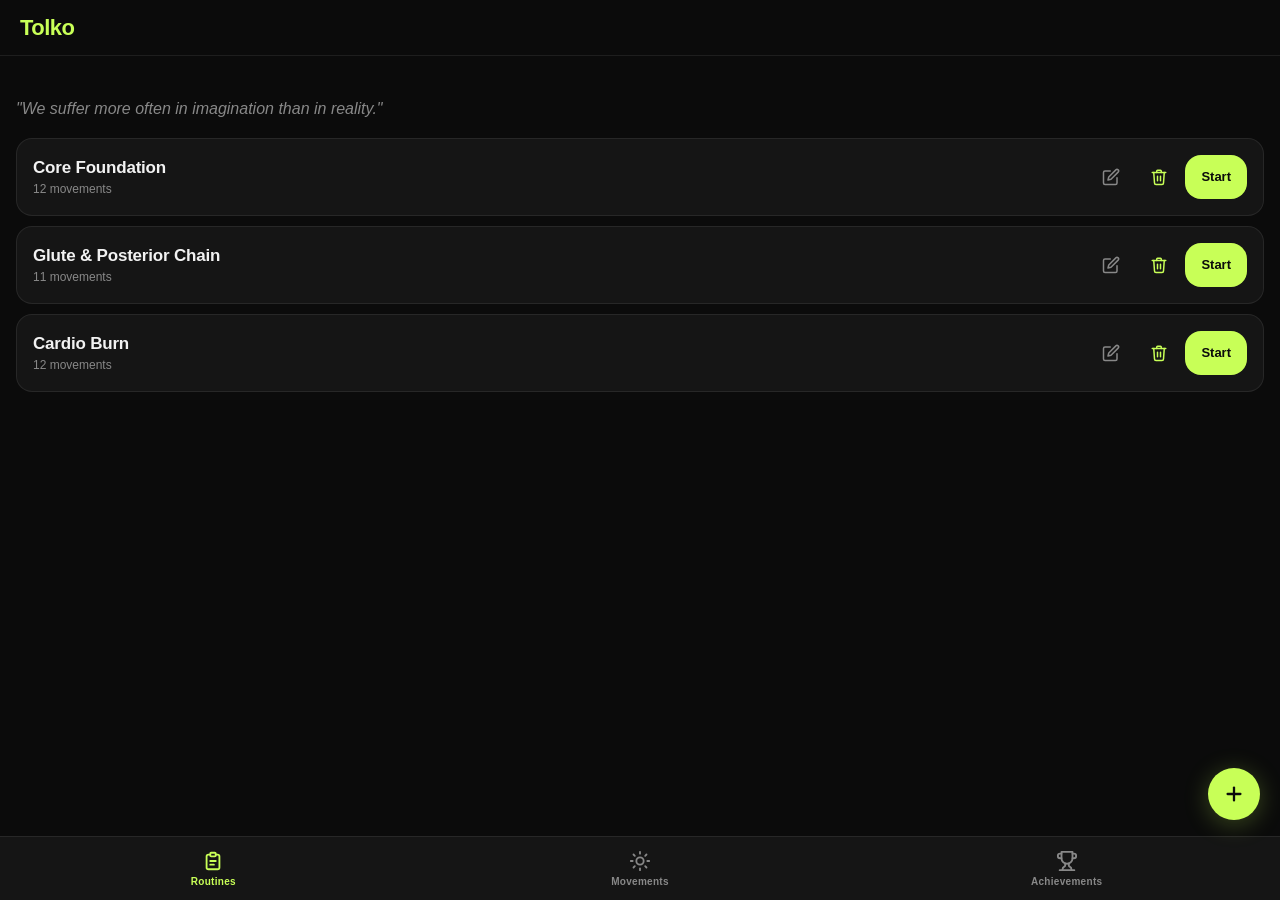
<file: index.html>
<!DOCTYPE html>
<html lang="en">
<head>
  <meta charset="UTF-8" />
  <meta name="viewport" content="width=device-width, initial-scale=1, minimum-scale=1, maximum-scale=1, user-scalable=no, viewport-fit=cover" />
  <title>Tolko Workout</title>
  <meta name="apple-mobile-web-app-capable" content="yes" />
  <meta name="apple-mobile-web-app-status-bar-style" content="black-translucent" />
  <meta name="apple-mobile-web-app-title" content="Tolko" />
  <meta name="theme-color" content="#0b0b0b" />
  <style>body { background: #0b0b0b; }</style>
  <link rel="manifest" href="manifest.json" />
  <link rel="apple-touch-icon" href="icons/icon-192.png" />
  <link rel="stylesheet" href="style.css" />
  <link rel="stylesheet" href="animations/movements.css" />
</head>
<body>
  <div id="app">

    <header id="header">
      <h1>Tolko</h1>
    </header>

    <main id="main">

      <section class="screen" data-screen="routines">
        <div id="daily-quote-card" class="daily-quote-card"></div>
        <div id="routine-list"></div>
      </section>

      <section class="screen" data-screen="library">
        <div id="library-list"></div>
      </section>

      <section class="screen" data-screen="achievements">
        <div id="achievements-list"></div>
      </section>

    </main>

    <nav id="nav">
      <button class="nav-item" data-nav="routines" aria-label="Routines">
        <svg viewBox="0 0 24 24"><path d="M9 5H7a2 2 0 0 0-2 2v12a2 2 0 0 0 2 2h10a2 2 0 0 0 2-2V7a2 2 0 0 0-2-2h-2"/><rect x="9" y="3" width="6" height="4" rx="1"/><path d="M9 12h6M9 16h4"/></svg>
        Routines
      </button>
      <button class="nav-item" data-nav="library" aria-label="Movements">
        <svg viewBox="0 0 24 24"><circle cx="12" cy="12" r="4"/><path d="M12 2v2M12 20v2M4.93 4.93l1.41 1.41M17.66 17.66l1.41 1.41M2 12h2M20 12h2M4.93 19.07l1.41-1.41M17.66 6.34l1.41-1.41"/></svg>
        Movements
      </button>
      <button class="nav-item" data-nav="achievements" aria-label="Achievements">
        <svg viewBox="0 0 24 24"><path d="M6 9H4.5a2.5 2.5 0 0 1 0-5H6"/><path d="M18 9h1.5a2.5 2.5 0 0 0 0-5H18"/><path d="M4 22h16"/><path d="M10 14.66V17c0 .55-.47.98-.97 1.21C7.85 18.75 7 20.24 7 22"/><path d="M14 14.66V17c0 .55.47.98.97 1.21C16.15 18.75 17 20.24 17 22"/><path d="M18 2H6v7a6 6 0 0 0 12 0V2z"/></svg>
        Achievements
      </button>
    </nav>

  </div>

  <!-- FAB: create new routine, visible on Routines screen only -->
  <button id="fab" onclick="openRoutineBuilder(null)" aria-label="New routine">
    <svg viewBox="0 0 24 24" fill="none" stroke="currentColor" stroke-width="2.5" stroke-linecap="round">
      <line x1="12" y1="5" x2="12" y2="19"/><line x1="5" y1="12" x2="19" y2="12"/>
    </svg>
  </button>

  <!-- Milestone celebration overlay -->
  <div id="milestone-overlay" role="dialog" aria-modal="true">
    <div class="milestone-badge" id="milestone-emoji"></div>
    <p class="milestone-label">Milestone Unlocked</p>
    <h2 class="milestone-title" id="milestone-title"></h2>
    <p class="milestone-desc"  id="milestone-desc"></p>
    <p class="milestone-theme-pill" id="milestone-theme"></p>
    <button class="btn btn-primary" onclick="closeMilestone()">Let's go!</button>
  </div>

  <!-- Movement detail overlay -->
  <div id="movement-detail" class="overlay" role="dialog" aria-modal="true">
    <div class="overlay-header">
      <button class="overlay-close" onclick="closeMovementDetail()" aria-label="Close">
        <svg viewBox="0 0 24 24"><line x1="18" y1="6" x2="6" y2="18"/><line x1="6" y1="6" x2="18" y2="18"/></svg>
      </button>
      <h2 class="detail-title"></h2>
      <span></span>
    </div>
    <div class="detail-anim-wrap">
      <div class="detail-anim"></div>
    </div>
    <p class="detail-meta"></p>
    <div class="detail-tags"></div>
    <p class="detail-desc"></p>
  </div>

  <!-- Routine builder overlay -->
  <div id="routine-builder" class="overlay" role="dialog" aria-modal="true">
    <div class="overlay-header">
      <button class="overlay-close" onclick="closeRoutineBuilder()" aria-label="Close">
        <svg viewBox="0 0 24 24"><line x1="18" y1="6" x2="6" y2="18"/><line x1="6" y1="6" x2="18" y2="18"/></svg>
      </button>
      <h2 id="builder-title">New Routine</h2>
      <button class="overlay-action" onclick="saveCurrentRoutine()">Save</button>
    </div>
    <div class="overlay-scroll">
      <input id="routine-name-input" class="routine-name-input"
             type="text" placeholder="Routine name" maxlength="40" />
      <div id="builder-movements"></div>
      <button class="btn btn-ghost btn-full" onclick="openMovementPicker()">+ Add movement</button>
    </div>
  </div>

  <!-- Movement picker: sits on top of builder -->
  <div id="movement-picker" class="overlay overlay-top" role="dialog" aria-modal="true">
    <div class="overlay-header">
      <button class="overlay-close" onclick="closeMovementPicker()" aria-label="Close">
        <svg viewBox="0 0 24 24"><line x1="18" y1="6" x2="6" y2="18"/><line x1="6" y1="6" x2="18" y2="18"/></svg>
      </button>
      <h2>Add Movement</h2>
      <span></span>
    </div>
    <div class="overlay-scroll" id="picker-list"></div>
  </div>

  <!-- Workout player overlay -->
  <div id="workout-player" class="overlay overlay-player" role="dialog" aria-modal="true">

    <!-- Playing view -->
    <div id="player-view">
      <div class="player-topbar">
        <button class="overlay-close" onclick="stopWorkout()" aria-label="Exit workout">
          <svg viewBox="0 0 24 24"><line x1="18" y1="6" x2="6" y2="18"/><line x1="6" y1="6" x2="18" y2="18"/></svg>
        </button>
        <p id="player-progress-text"></p>
        <span></span>
      </div>
      <div class="player-body">
        <div class="player-anim-wrap">
          <div id="player-anim"></div>
        </div>
        <div class="player-info">
          <h2 id="player-movement-name"></h2>
          <p id="player-rep-text"></p>
        </div>
        <div class="player-timer-wrap">
          <svg class="timer-svg" viewBox="0 0 120 120">
            <circle class="timer-track" cx="60" cy="60" r="50"/>
            <circle id="timer-ring"  class="timer-ring"  cx="60" cy="60" r="50"/>
          </svg>
          <span id="timer-digits"></span>
        </div>
      </div>
      <div class="player-footer">
        <button id="pause-btn" class="btn btn-ghost" onclick="togglePause()">Pause</button>
        <button class="btn btn-ghost" onclick="skipMovement()">Skip</button>
      </div>
    </div>

    <!-- Completion view -->
    <div id="complete-view">
      <div class="complete-body">
        <div class="complete-check">
          <svg viewBox="0 0 24 24" fill="none" stroke="currentColor" stroke-width="2.5" stroke-linecap="round" stroke-linejoin="round">
            <polyline points="20 6 9 17 4 12"/>
          </svg>
        </div>
        <h2 class="complete-title">Workout done!</h2>
        <p id="complete-routine-name"></p>
        <p id="complete-total"></p>
        <button class="btn btn-primary" onclick="stopWorkout()">Done</button>
      </div>
    </div>

  </div>

  <script src="data/movements.js"></script>
  <script src="data/quotes.js"></script>
  <script src="app.js"></script>
</body>
</html>
</file>
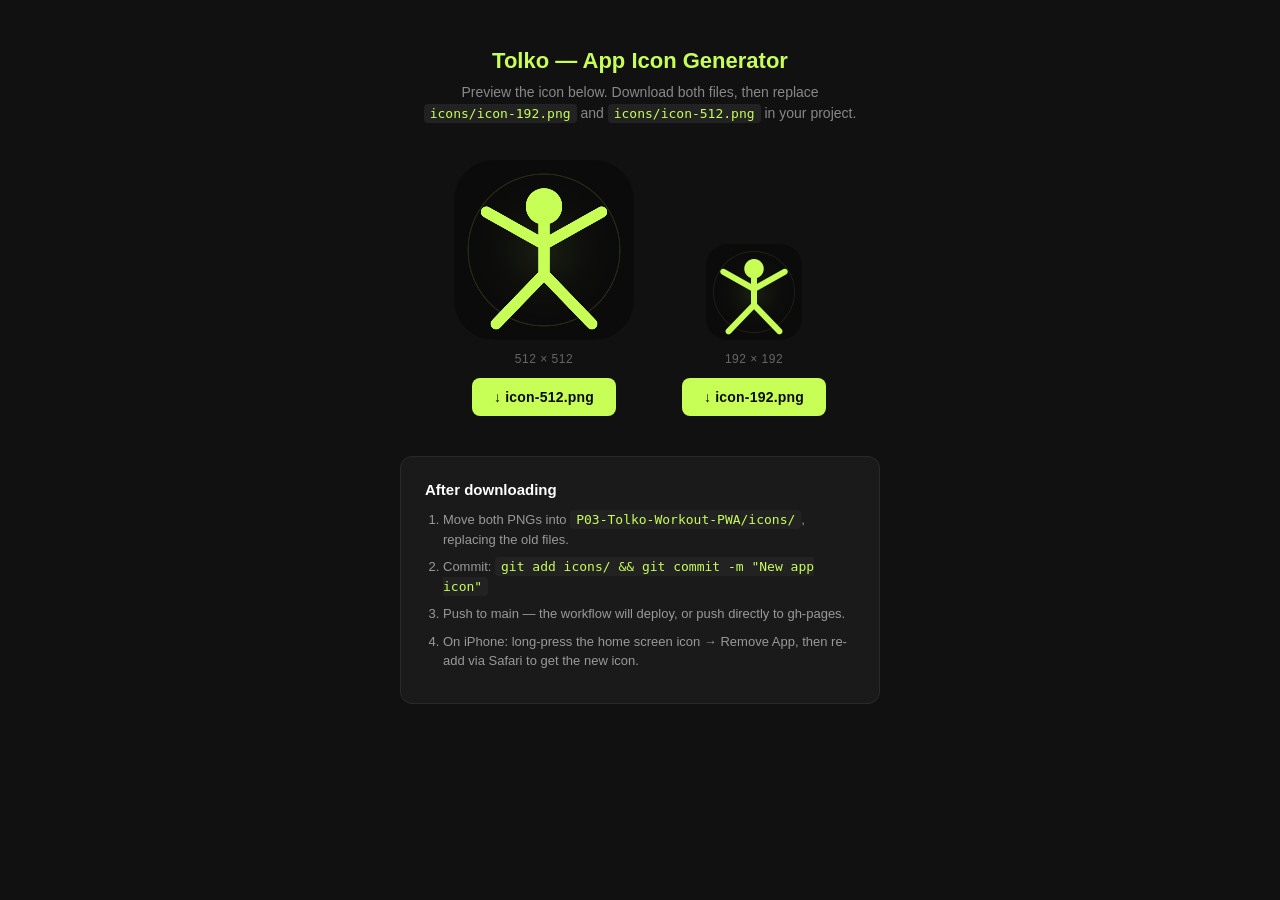
<file: doc/generate-icons.html>
<!DOCTYPE html>
<html lang="en">
<head>
<meta charset="UTF-8">
<title>Tolko — Icon Generator</title>
<style>
  *, *::before, *::after { box-sizing: border-box; margin: 0; padding: 0; }
  body {
    background: #111;
    color: #ccc;
    font-family: -apple-system, BlinkMacSystemFont, 'Segoe UI', sans-serif;
    padding: 48px 32px;
    text-align: center;
  }
  h1 { color: #c8ff57; font-size: 22px; margin-bottom: 8px; }
  p  { color: #888; font-size: 14px; margin-bottom: 36px; line-height: 1.5; }
  code { background: #222; padding: 2px 6px; border-radius: 4px; font-size: 13px; color: #c8ff57; }
  .preview {
    display: flex;
    align-items: flex-end;
    justify-content: center;
    gap: 48px;
    flex-wrap: wrap;
    margin-bottom: 40px;
  }
  .icon-wrap { display: flex; flex-direction: column; align-items: center; gap: 12px; }
  canvas { border-radius: 22.5%; display: block; }
  .label { font-size: 12px; color: #666; letter-spacing: 0.5px; text-transform: uppercase; }
  .btn {
    background: #c8ff57;
    color: #0b0b0b;
    border: none;
    padding: 11px 22px;
    border-radius: 8px;
    font-size: 14px;
    font-weight: 700;
    cursor: pointer;
    letter-spacing: 0.2px;
  }
  .btn:hover { background: #d8ff77; }
  .instructions {
    background: #1a1a1a;
    border: 1px solid #2a2a2a;
    border-radius: 12px;
    padding: 24px;
    max-width: 480px;
    margin: 0 auto;
    text-align: left;
  }
  .instructions h2 { color: #fff; font-size: 15px; margin-bottom: 12px; }
  .instructions ol { padding-left: 18px; }
  .instructions li { font-size: 13px; color: #999; margin-bottom: 8px; line-height: 1.5; }
  .instructions li code { color: #c8ff57; }
</style>
</head>
<body>

<h1>Tolko — App Icon Generator</h1>
<p>Preview the icon below. Download both files, then replace<br>
<code>icons/icon-192.png</code> and <code>icons/icon-512.png</code> in your project.</p>

<div class="preview">
  <div class="icon-wrap">
    <canvas id="c512" width="512" height="512" style="width:180px;height:180px;"></canvas>
    <div class="label">512 × 512</div>
    <button class="btn" onclick="dl('c512','icon-512.png')">↓ icon-512.png</button>
  </div>
  <div class="icon-wrap">
    <canvas id="c192" width="192" height="192" style="width:96px;height:96px;"></canvas>
    <div class="label">192 × 192</div>
    <button class="btn" onclick="dl('c192','icon-192.png')">↓ icon-192.png</button>
  </div>
</div>

<div class="instructions">
  <h2>After downloading</h2>
  <ol>
    <li>Move both PNGs into <code>P03-Tolko-Workout-PWA/icons/</code>, replacing the old files.</li>
    <li>Commit: <code>git add icons/ && git commit -m "New app icon"</code></li>
    <li>Push to main — the workflow will deploy, or push directly to gh-pages.</li>
    <li>On iPhone: long-press the home screen icon → Remove App, then re-add via Safari to get the new icon.</li>
  </ol>
</div>

<script>
function drawIcon(canvas, size) {
  const ctx = canvas.getContext('2d');
  const s   = size / 512;
  const cx  = size / 2;

  // ── Background ──────────────────────────────────────────────────────────
  ctx.fillStyle = '#0b0b0b';
  ctx.fillRect(0, 0, size, size);

  // Subtle radial glow behind figure
  const glow = ctx.createRadialGradient(cx, cx, 0, cx, cx, size * 0.46);
  glow.addColorStop(0, 'rgba(200,255,87,0.09)');
  glow.addColorStop(1, 'rgba(0,0,0,0)');
  ctx.fillStyle = glow;
  ctx.fillRect(0, 0, size, size);

  // Thin accent ring
  ctx.strokeStyle = 'rgba(200,255,87,0.13)';
  ctx.lineWidth = 3.5 * s;
  ctx.beginPath();
  ctx.arc(cx, cx, 216 * s, 0, Math.PI * 2);
  ctx.stroke();

  // ── Figure ──────────────────────────────────────────────────────────────
  ctx.lineCap    = 'round';
  ctx.lineJoin   = 'round';
  ctx.strokeStyle = '#c8ff57';
  ctx.fillStyle   = '#c8ff57';
  ctx.lineWidth   = 32 * s;

  // Head
  ctx.beginPath();
  ctx.arc(cx, 132 * s, 52 * s, 0, Math.PI * 2);
  ctx.fill();

  // Torso (neck to hip)
  ctx.beginPath();
  ctx.moveTo(cx, 184 * s);
  ctx.lineTo(cx, 325 * s);
  ctx.stroke();

  // Arms — from shoulder joint up and outward (V shape overhead)
  const shoulderY = 240 * s;
  // Left arm
  ctx.beginPath();
  ctx.moveTo(cx, shoulderY);
  ctx.lineTo(cx - 164 * s, 148 * s);
  ctx.stroke();
  // Right arm
  ctx.beginPath();
  ctx.moveTo(cx, shoulderY);
  ctx.lineTo(cx + 164 * s, 148 * s);
  ctx.stroke();

  // Legs — spread at bottom
  const hipY = 325 * s;
  // Left leg
  ctx.beginPath();
  ctx.moveTo(cx, hipY);
  ctx.lineTo(cx - 136 * s, 466 * s);
  ctx.stroke();
  // Right leg
  ctx.beginPath();
  ctx.moveTo(cx, hipY);
  ctx.lineTo(cx + 136 * s, 466 * s);
  ctx.stroke();

  // Joint dots (shoulder, hip) for the polished look from the library figures
  ctx.lineWidth = 1;
  const dotR = 16 * s;
  [[cx, shoulderY], [cx, hipY]].forEach(([x, y]) => {
    ctx.beginPath();
    ctx.arc(x, y, dotR, 0, Math.PI * 2);
    ctx.fill();
  });
}

drawIcon(document.getElementById('c512'), 512);
drawIcon(document.getElementById('c192'), 192);

function dl(id, filename) {
  const a = document.createElement('a');
  a.download = filename;
  a.href = document.getElementById(id).toDataURL('image/png');
  a.click();
}
</script>
</body>
</html>
</file>
<file: style.css>
/* ── Theme variables ─────────────────────────────────────────────────────── */
:root {
  --bg:          #0b0b0b;
  --bg-surface:  #151515;
  --bg-card:     #1e1e1e;
  --accent:      #c8ff57;
  --accent-soft: #a8df37;
  --accent-fg:   #0b0b0b;
  --text:        #f2f2f2;
  --text-muted:  #888;
  --border:      rgba(255,255,255,0.08);
  --radius:      16px;
  --nav-h:       64px;
  --header-h:    56px;
  --font:        -apple-system, BlinkMacSystemFont, 'Segoe UI', sans-serif;
  --transition:  0.2s ease;
}

/* ── Milestone themes — accent shifts only, base stays dark ──────────────── */
[data-theme="ember"]  { --accent: #ff6b35; --accent-soft: #e0501a; --accent-fg: #fff; }
[data-theme="ocean"]  { --accent: #00d4ff; --accent-soft: #00aacc; --accent-fg: #0b0b0b; }
[data-theme="forest"] { --accent: #00ff94; --accent-soft: #00cc76; --accent-fg: #0b0b0b; }
[data-theme="violet"] { --accent: #bf5fff; --accent-soft: #9933ee; --accent-fg: #fff; }
[data-theme="rose"]   { --accent: #ff3d9a; --accent-soft: #dd1e7a; --accent-fg: #fff; }
[data-theme="gold"]   { --accent: #ffcc00; --accent-soft: #ddaa00; --accent-fg: #0b0b0b; }

/* ── Reset ───────────────────────────────────────────────────────────────── */
*, *::before, *::after { box-sizing: border-box; margin: 0; padding: 0; }
html { height: 100%; -webkit-text-size-adjust: 100%; overscroll-behavior: none; }
body {
  height: 100%;
  font-family: var(--font);
  background: var(--bg);
  color: var(--text);
  overscroll-behavior: none;
  -webkit-tap-highlight-color: transparent;
}

/* ── App shell ───────────────────────────────────────────────────────────── */
#app {
  display: flex;
  flex-direction: column;
  height: 100dvh;
}

/* ── Header ──────────────────────────────────────────────────────────────── */
#header {
  flex-shrink: 0;
  height: calc(var(--header-h) + env(safe-area-inset-top));
  padding-top: env(safe-area-inset-top);
  display: flex;
  align-items: center;
  padding-left: 20px;
  padding-right: 20px;
  background: var(--bg);
  border-bottom: 1px solid var(--border);
}
#header h1 {
  font-size: 22px;
  font-weight: 800;
  letter-spacing: -0.5px;
  color: var(--accent);
}

/* ── Main content ────────────────────────────────────────────────────────── */
#main {
  flex: 1;
  overflow-y: auto;
  -webkit-overflow-scrolling: touch;
  padding: 20px 16px;
}

/* ── Bottom nav ──────────────────────────────────────────────────────────── */
#nav {
  flex-shrink: 0;
  height: var(--nav-h);
  display: flex;
  background: var(--bg-surface);
  border-top: 1px solid var(--border);
  padding-bottom: env(safe-area-inset-bottom);
}
.nav-item {
  flex: 1;
  display: flex;
  flex-direction: column;
  align-items: center;
  justify-content: center;
  gap: 4px;
  background: none;
  border: none;
  color: var(--text-muted);
  font-size: 10px;
  font-weight: 600;
  letter-spacing: 0.3px;
  font-family: var(--font);
  cursor: pointer;
  transition: color var(--transition);
  min-height: 44px;
}
.nav-item.active { color: var(--accent); }
.nav-item svg {
  width: 22px; height: 22px;
  stroke: currentColor; fill: none;
  stroke-width: 2; stroke-linecap: round; stroke-linejoin: round;
}

/* ── Screens ─────────────────────────────────────────────────────────────── */
.screen { display: none; }
.screen.active {
  display: block;
  animation: screenIn 0.18s ease-out both;
}
@keyframes screenIn {
  from { opacity: 0; transform: translateY(6px); }
  to   { opacity: 1; transform: translateY(0); }
}

/* ── Utility ─────────────────────────────────────────────────────────────── */
.card {
  background: var(--bg-card);
  border-radius: var(--radius);
  padding: 16px;
  margin-bottom: 12px;
}
.btn {
  display: inline-flex;
  align-items: center;
  justify-content: center;
  gap: 8px;
  padding: 14px 24px;
  border-radius: var(--radius);
  border: none;
  font-family: var(--font);
  font-size: 15px;
  font-weight: 700;
  cursor: pointer;
  transition: transform var(--transition), opacity var(--transition);
  min-height: 48px;
}
.btn:active             { transform: scale(0.97); opacity: 0.9; }
.btn-primary            { background: var(--accent); color: var(--accent-fg); }
.btn-ghost              { background: transparent; color: var(--text); border: 1px solid rgba(255,255,255,0.15); }
.btn-sm                 { padding: 10px 16px; font-size: 13px; min-height: 44px; }
.btn-full               { width: 100%; margin-top: 12px; }

/* ── FAB ─────────────────────────────────────────────────────────────────── */
#fab {
  position: fixed;
  bottom: calc(var(--nav-h) + env(safe-area-inset-bottom) + 16px);
  right: 20px;
  width: 52px;
  height: 52px;
  border-radius: 50%;
  background: var(--accent);
  border: none;
  color: var(--accent-fg);
  display: flex;
  align-items: center;
  justify-content: center;
  cursor: pointer;
  box-shadow: 0 4px 24px color-mix(in srgb, var(--accent) 25%, transparent);
  transition: transform var(--transition), opacity var(--transition);
  z-index: 50;
}
#fab svg { width: 22px; height: 22px; }
#fab:active { transform: scale(0.92); }
#fab.hidden { opacity: 0; pointer-events: none; }

/* ── Empty state ─────────────────────────────────────────────────────────── */
.empty-state {
  text-align: center;
  padding: 72px 24px;
}
.empty-state-text { font-size: 17px; font-weight: 600; color: var(--text); margin-bottom: 8px; }
.empty-state-sub  { font-size: 14px; color: var(--text-muted); line-height: 1.5; }

/* ── Routine list cards ──────────────────────────────────────────────────── */
.routine-card {
  display: flex;
  align-items: center;
  gap: 14px;
  background: var(--bg-surface);
  border: 1px solid var(--border);
  border-radius: var(--radius);
  padding: 16px;
  margin-bottom: 10px;
  transition: border-color var(--transition);
}
.routine-card:active            { border-color: var(--accent); }
.routine-card-info              { flex: 1; min-width: 0; }
.routine-card-name              { font-size: 17px; font-weight: 700; color: var(--text); letter-spacing: -0.2px; }
.routine-card-meta              { font-size: 12px; color: var(--text-muted); margin-top: 4px; font-weight: 500; }
.routine-card-actions           { display: flex; align-items: center; gap: 4px; flex-shrink: 0; }

/* ── Icon buttons ────────────────────────────────────────────────────────── */
.btn-icon {
  background: none;
  border: none;
  color: var(--text-muted);
  cursor: pointer;
  display: flex;
  align-items: center;
  justify-content: center;
  min-width: 44px;
  min-height: 44px;
  border-radius: 10px;
  transition: color var(--transition), background var(--transition);
}
.btn-icon svg {
  width: 18px; height: 18px;
  stroke: currentColor; fill: none;
  stroke-width: 2; stroke-linecap: round; stroke-linejoin: round;
}
.btn-icon:active        { background: var(--border); }
.btn-icon-danger        { color: var(--accent); }
.btn-icon-danger:active { background: rgba(200,255,87,0.08); }

/* ── Shared overlay base ─────────────────────────────────��───────────────── */
.overlay {
  position: fixed;
  inset: 0;
  background: var(--bg);
  z-index: 100;
  display: flex;
  flex-direction: column;
  padding-bottom: env(safe-area-inset-bottom);
  transform: translateY(100%);
  transition: transform 0.32s cubic-bezier(0.32, 0.72, 0, 1);
}
.overlay.open { transform: translateY(0); }
.overlay-top  { z-index: 200; }

.overlay-header {
  flex-shrink: 0;
  height: calc(var(--header-h) + env(safe-area-inset-top));
  padding-top: env(safe-area-inset-top);
  display: flex;
  align-items: center;
  gap: 8px;
  padding-left: 4px;
  padding-right: 8px;
  background: var(--bg);
  border-bottom: 1px solid var(--border);
}
.overlay-header h2 {
  flex: 1;
  font-size: 17px;
  font-weight: 700;
  letter-spacing: -0.2px;
  color: var(--text);
  padding: 0 4px;
}
.overlay-close {
  background: none;
  border: none;
  color: var(--text-muted);
  cursor: pointer;
  display: flex;
  align-items: center;
  justify-content: center;
  min-width: 44px;
  min-height: 44px;
}
.overlay-close svg {
  width: 22px; height: 22px;
  stroke: currentColor; fill: none;
  stroke-width: 2; stroke-linecap: round;
}
.overlay-action {
  background: var(--accent);
  color: var(--accent-fg);
  border: none;
  border-radius: 10px;
  font-family: var(--font);
  font-size: 14px;
  font-weight: 700;
  padding: 8px 18px;
  min-height: 44px;
  cursor: pointer;
  transition: opacity var(--transition), transform var(--transition);
}
.overlay-action:active { opacity: 0.8; transform: scale(0.97); }

.overlay-scroll {
  flex: 1;
  overflow-y: auto;
  -webkit-overflow-scrolling: touch;
  padding: 16px;
}

/* ── Movement detail ─────────────────────────────────────────────────────── */
.detail-title { font-size: 18px; font-weight: 700; color: var(--text); letter-spacing: -0.2px; }
.detail-anim-wrap {
  flex-shrink: 0;
  height: 220px;
  display: flex;
  align-items: center;
  justify-content: center;
  background: var(--bg-surface);
  border-bottom: 1px solid var(--border);
}
.detail-anim  { width: 200px; height: 160px; }
.detail-meta  { font-size: 12px; color: var(--accent); font-weight: 700; padding: 16px 16px 4px; letter-spacing: 0.5px; text-transform: uppercase; }
.detail-desc  { font-size: 15px; color: var(--text); line-height: 1.65; padding: 0 16px 16px; }

/* ── Routine builder ─────────────────────────────────────────────────────── */
.routine-name-input {
  display: block;
  width: 100%;
  background: var(--bg-surface);
  border: 1px solid var(--border);
  border-radius: var(--radius);
  color: var(--text);
  font-family: var(--font);
  font-size: 17px;
  font-weight: 700;
  letter-spacing: -0.2px;
  padding: 14px 16px;
  margin-bottom: 16px;
  outline: none;
  transition: border-color var(--transition);
}
.routine-name-input:focus        { border-color: var(--accent); }
.routine-name-input::placeholder { color: var(--text-muted); font-weight: 400; }

.builder-empty {
  text-align: center;
  color: var(--text-muted);
  font-size: 14px;
  padding: 24px 0;
}
.builder-row {
  display: flex;
  align-items: center;
  gap: 10px;
  background: var(--bg-surface);
  border: 1px solid var(--border);
  border-radius: var(--radius);
  padding: 10px;
  margin-bottom: 10px;
}
.builder-row-thumb {
  width: 56px; height: 44px;
  flex-shrink: 0;
  background: var(--bg);
  border-radius: 10px;
  display: flex;
  align-items: center;
  justify-content: center;
  overflow: visible;
}
.builder-row-body   { flex: 1; min-width: 0; }
.builder-row-name   { font-size: 14px; font-weight: 600; color: var(--text); margin-bottom: 6px; }
.builder-row-inputs { display: flex; gap: 8px; }
.builder-input-label {
  display: flex;
  flex-direction: column;
  gap: 2px;
  font-size: 11px;
  color: var(--text-muted);
  font-weight: 600;
  text-transform: uppercase;
  letter-spacing: 0.5px;
}
.builder-input {
  width: 64px;
  background: var(--bg);
  border: 1px solid var(--border);
  border-radius: 8px;
  color: var(--text);
  font-family: var(--font);
  font-size: 14px;
  font-weight: 700;
  padding: 6px 8px;
  outline: none;
  min-height: 36px;
}
.builder-input:focus { border-color: var(--accent); }
.builder-row-controls {
  display: flex;
  flex-direction: column;
  gap: 2px;
  flex-shrink: 0;
}
.builder-ctrl {
  background: none;
  border: none;
  color: var(--text-muted);
  font-size: 15px;
  cursor: pointer;
  min-width: 32px;
  min-height: 28px;
  border-radius: 6px;
  display: flex;
  align-items: center;
  justify-content: center;
  transition: color var(--transition), background var(--transition);
}
.builder-ctrl:active            { background: var(--border); }
.builder-ctrl:disabled          { opacity: 0.2; pointer-events: none; }
.builder-ctrl.ctrl-remove       { color: var(--accent); }
.builder-ctrl.ctrl-remove:active { background: rgba(200,255,87,0.08); }

/* ── Movement picker ─────────────────────────────────────────────────────── */
.picker-item {
  display: flex;
  align-items: center;
  gap: 12px;
  padding: 12px;
  border-bottom: 1px solid var(--border);
  cursor: pointer;
  transition: background var(--transition);
  min-height: 44px;
}
.picker-item:active      { background: var(--bg-surface); }
.picker-item-thumb {
  width: 60px; height: 46px;
  flex-shrink: 0;
  background: var(--bg-surface);
  border-radius: 10px;
  overflow: visible;
}
.picker-item-info  { flex: 1; min-width: 0; }
.picker-item-name  { font-size: 15px; font-weight: 600; color: var(--text); }
.picker-item-meta  { font-size: 12px; color: var(--text-muted); margin-top: 2px; }
.picker-add-icon {
  width: 20px; height: 20px;
  flex-shrink: 0;
  stroke: var(--accent); fill: none;
  stroke-width: 2.5; stroke-linecap: round;
}

/* ── Movement library cards ──────────────────────────────────────────────── */
.movement-card {
  display: flex;
  align-items: center;
  gap: 14px;
  background: var(--bg-surface);
  border: 1px solid var(--border);
  border-radius: var(--radius);
  padding: 14px;
  margin-bottom: 10px;
  cursor: pointer;
  transition: border-color var(--transition);
  min-height: 44px;
}
.movement-card:active { border-color: var(--accent); }
.movement-anim-wrap {
  width: 72px; height: 54px;
  flex-shrink: 0;
  background: var(--bg);
  border-radius: 10px;
  overflow: visible;
  display: flex;
  align-items: center;
  justify-content: center;
}
.movement-card-info     { flex: 1; min-width: 0; }
.movement-card-name     { font-size: 15px; font-weight: 700; color: var(--text); }
.movement-card-tags     { display: flex; gap: 4px; margin-top: 3px; flex-wrap: wrap; }
.movement-card-meta     { font-size: 12px; color: var(--text-muted); margin-top: 3px; }

.movement-tag {
  display: inline-block;
  font-size: 10px; font-weight: 700;
  padding: 2px 7px; border-radius: 10px;
  letter-spacing: 0.4px; text-transform: uppercase;
}
.movement-tag.warmup  { background: rgba(255,152,40,0.15); color: #ff9828; }
.movement-tag.cooldown { background: rgba(40,160,255,0.15); color: #28a0ff; }

.detail-tags { display: flex; gap: 6px; flex-wrap: wrap; margin: 4px 16px 0; }
.movement-card-chevron {
  width: 16px; height: 16px;
  flex-shrink: 0;
  stroke: var(--text-muted); fill: none;
  stroke-width: 2.5; stroke-linecap: round; stroke-linejoin: round;
}

/* ── Workout player ──────────────────────────────────────────────────────── */
.overlay-player { z-index: 300; background: var(--bg); }

#player-view {
  flex: 1;
  display: flex;
  flex-direction: column;
  overflow: hidden;
}

.player-topbar {
  flex-shrink: 0;
  height: var(--header-h);
  display: flex;
  align-items: center;
  padding: 0 8px 0 4px;
  background: transparent;
}
#player-progress-text {
  flex: 1;
  text-align: center;
  font-size: 12px;
  font-weight: 700;
  letter-spacing: 1.5px;
  text-transform: uppercase;
  color: var(--text-muted);
}

.player-body {
  flex: 1;
  display: flex;
  flex-direction: column;
  align-items: center;
  justify-content: space-between;
  padding: 12px 24px 24px;
  overflow: hidden;
}

.player-anim-wrap {
  width: 100%;
  max-width: 300px;
  aspect-ratio: 4/3;
  display: flex;
  align-items: center;
  justify-content: center;
  background: var(--bg-surface);
  border-radius: 24px;
  border: 1px solid var(--border);
}
#player-anim { width: 200px; height: 160px; }

.player-info {
  text-align: center;
  width: 100%;
}
#player-movement-name {
  font-size: 32px;
  font-weight: 800;
  color: var(--text);
  text-align: center;
  letter-spacing: -0.8px;
  line-height: 1.1;
  margin-bottom: 6px;
}
#player-rep-text {
  font-size: 13px;
  font-weight: 600;
  color: var(--text-muted);
  text-align: center;
  letter-spacing: 0.5px;
  text-transform: uppercase;
}

.player-timer-wrap {
  position: relative;
  width: 140px;
  height: 140px;
  display: flex;
  align-items: center;
  justify-content: center;
}
.timer-svg {
  position: absolute;
  inset: 0;
  width: 100%;
  height: 100%;
  transform: rotate(-90deg);
}
.timer-track {
  fill: none;
  stroke: rgba(255,255,255,0.06);
  stroke-width: 5;
}
.timer-ring {
  fill: none;
  stroke: var(--accent);
  stroke-width: 5;
  stroke-linecap: round;
  stroke-dasharray: 314;
  stroke-dashoffset: 0;
  transition: stroke-dashoffset 0.25s linear;
  filter: drop-shadow(0 0 8px var(--accent));
}
#timer-digits {
  position: relative;
  font-size: 44px;
  font-weight: 800;
  color: var(--text);
  font-variant-numeric: tabular-nums;
  letter-spacing: -1px;
}

.player-footer {
  flex-shrink: 0;
  display: flex;
  gap: 10px;
  padding: 12px 20px calc(12px + env(safe-area-inset-bottom));
  border-top: 1px solid var(--border);
}
.player-footer .btn { flex: 1; }

/* ── Completion screen ───────────────────────────────────────────────────── */
#complete-view {
  display: none;
  flex: 1;
  align-items: center;
  justify-content: center;
  background: var(--bg);
}
#complete-view.show { display: flex; }

.complete-body {
  display: flex;
  flex-direction: column;
  align-items: center;
  gap: 16px;
  padding: 40px 32px;
  text-align: center;
  width: 100%;
}
.complete-check {
  width: 96px;
  height: 96px;
  border-radius: 50%;
  background: var(--accent);
  display: flex;
  align-items: center;
  justify-content: center;
  margin-bottom: 4px;
  box-shadow: 0 0 48px color-mix(in srgb, var(--accent) 30%, transparent);
}
.complete-check svg     { width: 44px; height: 44px; stroke: var(--accent-fg); stroke-width: 2.5; }
.complete-title         { font-size: 34px; font-weight: 800; color: var(--text); letter-spacing: -1px; }
#complete-routine-name  { font-size: 16px; color: var(--text-muted); font-weight: 500; }
#complete-total         { font-size: 13px; color: var(--accent); font-weight: 700; letter-spacing: 1px; text-transform: uppercase; }

/* ── Milestone overlay ───────────────────────────────────────────────────── */
#milestone-overlay {
  display: none;
  position: fixed;
  inset: 0;
  z-index: 500;
  background: var(--bg);
  flex-direction: column;
  align-items: center;
  justify-content: center;
  text-align: center;
  padding: 48px 32px;
  gap: 12px;
}
#milestone-overlay.show { display: flex; }

.milestone-badge {
  width: 120px;
  height: 120px;
  border-radius: 50%;
  background: var(--accent);
  display: flex;
  align-items: center;
  justify-content: center;
  margin-bottom: 12px;
  box-shadow: 0 0 80px var(--accent), 0 0 160px color-mix(in srgb, var(--accent) 15%, transparent);
}
.milestone-label {
  font-size: 11px;
  font-weight: 800;
  letter-spacing: 3px;
  text-transform: uppercase;
  color: var(--accent);
}
.milestone-title  { font-size: 36px; font-weight: 800; color: var(--text); letter-spacing: -1px; line-height: 1.1; }
.milestone-desc   { font-size: 16px; color: var(--text-muted); line-height: 1.55; margin: 4px 0 8px; }
.milestone-theme-pill {
  display: inline-block;
  padding: 6px 18px;
  border-radius: 999px;
  background: rgba(255,255,255,0.08);
  border: 1px solid rgba(255,255,255,0.12);
  color: var(--text-muted);
  font-size: 12px;
  font-weight: 700;
  letter-spacing: 1.5px;
  text-transform: uppercase;
  margin-bottom: 20px;
}

/* ── Achievements screen ─────────────────────────────────────────────────── */
.achievement-card {
  display: flex;
  align-items: center;
  gap: 16px;
  background: var(--bg-surface);
  border: 1px solid var(--border);
  border-radius: var(--radius);
  padding: 16px;
  margin-bottom: 10px;
  transition: border-color var(--transition);
}
.achievement-card.unlocked { border-color: var(--accent); }

.achievement-icon {
  width: 52px;
  height: 52px;
  border-radius: 50%;
  background: var(--bg-card);
  display: flex;
  align-items: center;
  justify-content: center;
  font-size: 24px;
  flex-shrink: 0;
}
.achievement-card.unlocked .achievement-icon {
  background: var(--accent);
  box-shadow: 0 0 20px color-mix(in srgb, var(--accent) 20%, transparent);
  color: var(--accent-fg);
}
.achievement-card.locked .achievement-icon { filter: grayscale(1); opacity: 0.35; color: var(--text); }
.achievement-icon svg { width: 26px; height: 26px; }

.milestone-badge svg { width: 60px; height: 60px; color: var(--accent-fg); }

.achievement-info    { flex: 1; min-width: 0; }
.achievement-name    { font-size: 15px; font-weight: 700; color: var(--text); letter-spacing: -0.1px; }
.achievement-desc    { font-size: 12px; color: var(--text-muted); margin-top: 3px; line-height: 1.4; }
.achievement-progress {
  font-size: 11px;
  color: var(--accent);
  margin-top: 6px;
  font-weight: 700;
  letter-spacing: 0.5px;
  text-transform: uppercase;
}
.achievement-card.locked .achievement-progress { color: var(--text-muted); }

/* ── Daily quote ─────────────────────────────────────────────────────────── */
.daily-quote-card {
  padding: 20px 0 8px;
  margin-bottom: 8px;
}
.daily-quote-card:empty { display: none; }
.daily-quote-text {
  font-size: 16px;
  font-weight: 500;
  line-height: 1.6;
  color: var(--text-muted);
  font-style: italic;
}
</file>
<file: animations/movements.css>
/* ── Shared SVG figure styles ──────────────────────────────────────────────── */
.movement-svg {
  width: 100%;
  height: 100%;
  display: block;
  overflow: visible;
}

/* ── Abs ──────────────────────────────────────────────────────────────────── */
@keyframes abs-crunch {
  0%, 100% { transform: rotate(0deg); }
  40%, 60% { transform: rotate(-34deg); }
}
.anim-abs .anim-abs-upper {
  transform-origin: 46px 48px;
  animation: abs-crunch 2.2s ease-in-out infinite;
}

/* ── Four-point rotation ──────────────────────────────────────────────────── */
@keyframes four-point-arm {
  0%, 100% { transform: rotate(0deg); }
  45%, 55% { transform: rotate(-60deg); }
}
.anim-four-point .anim-four-point-arm {
  transform-origin: 66px 27px;
  animation: four-point-arm 2.8s ease-in-out infinite;
}

/* ── Hip flexor ───────────────────────────────────────────────────────────── */
@keyframes hip-forward {
  0%, 100% { transform: translateX(0); }
  40%, 60% { transform: translateX(8px); }
}
.anim-hip-flexor .anim-hip-flexor-figure {
  animation: hip-forward 2.5s ease-in-out infinite;
}

/* ── Plank hold ───────────────────────────────────────────────────────────── */
@keyframes plank-breathe {
  0%, 100% { transform: scaleY(1); }
  50%       { transform: scaleY(0.96); }
}
.anim-plank .anim-plank-figure {
  transform-origin: 50px 40px;
  animation: plank-breathe 3.5s ease-in-out infinite;
}

/* ── Glute bridge ─────────────────────────────────────────────────────────── */
@keyframes bridge-lift {
  0%, 100% { transform: translateY(0); }
  40%, 60% { transform: translateY(-13px); }
}
.anim-glute-bridge .anim-glute-bridge-hips {
  animation: bridge-lift 2.2s ease-in-out infinite;
}

/* ── Bird dog ─────────────────────────────────────────────────────────────── */
@keyframes bird-dog-hold {
  0%, 100% { transform: translateY(0); opacity: 0.85; }
  40%, 60% { transform: translateY(-5px); opacity: 1; }
}
.anim-bird-dog .anim-bird-dog-extend {
  animation: bird-dog-hold 2.8s ease-in-out infinite;
}

/* ── Dead bug ─────────────────────────────────────────────────────────────── */
@keyframes dead-bug-lower {
  0%, 100% { transform: translateY(0); }
  40%, 60% { transform: translateY(14px); }
}
.anim-dead-bug .anim-dead-bug-limbs {
  animation: dead-bug-lower 2.8s ease-in-out infinite;
}

/* ── Cat-cow ──────────────────────────────────────────────────────────────── */
@keyframes cat-cow-spine {
  0%, 100% { d: path("M67,33 Q54,40 42,37 Q30,34 26,38"); }
  40%, 60% { d: path("M67,33 Q54,22 42,25 Q30,28 26,38"); }
}
.anim-cat-cow .anim-cat-cow-spine {
  animation: cat-cow-spine 2.8s ease-in-out infinite;
}

/* ── Push-up ──────────────────────────────────────────────────────────────── */
@keyframes pushup-dip {
  0%, 100% { transform: translateY(0); }
  40%, 60% { transform: translateY(10px); }
}
.anim-pushup .anim-pushup-body {
  animation: pushup-dip 2s ease-in-out infinite;
}

/* ── Squat ────────────────────────────────────────────────────────────────── */
@keyframes squat-lower {
  0%, 100% { transform: translateY(0); }
  40%, 60% { transform: translateY(15px); }
}
.anim-squat .anim-squat-upper {
  animation: squat-lower 2.2s ease-in-out infinite;
}

/* ── Side plank ───────────────────────────────────────────────────────────── */
@keyframes side-plank-breathe {
  0%, 100% { transform: translateY(0); }
  50%       { transform: translateY(5px); }
}
.anim-side-plank .anim-side-plank-figure {
  animation: side-plank-breathe 3.5s ease-in-out infinite;
}

/* ── Superman ─────────────────────────────────────────────────────────────── */
@keyframes superman-lift {
  0%, 100% { transform: translateY(0); }
  40%, 60% { transform: translateY(-12px); }
}
.anim-superman .anim-superman-lift {
  animation: superman-lift 2.5s ease-in-out infinite;
}

/* ── Cobra stretch ────────────────────────────────────────────────────────── */
@keyframes cobra-rise {
  0%, 100% { transform: translateY(0); }
  40%, 60% { transform: translateY(-10px); }
}
.anim-cobra .anim-cobra-upper {
  animation: cobra-rise 2.8s ease-in-out infinite;
}

/* ── Leg raise ────────────────────────────────────────────────────────────── */
@keyframes leg-raise {
  0%, 100% { transform: rotate(0deg); }
  40%, 60% { transform: rotate(-38deg); }
}
.anim-leg-raise .anim-leg-raise-legs {
  transform-origin: 46px 58px;
  animation: leg-raise 2.2s ease-in-out infinite;
}

/* ── Mountain climber ─────────────────────────────────────────────────────── */
@keyframes mountain-climber {
  0%, 100% { transform: rotate(0deg); }
  40%, 60% { transform: rotate(-35deg); }
}
.anim-mountain-climber .anim-mountain-climber-leg {
  transform-origin: 36px 42px;
  animation: mountain-climber 0.75s ease-in-out infinite;
}

/* ── Seated twist ─────────────────────────────────────────────────────────── */
@keyframes seated-twist {
  0%, 100% { transform: rotate(0deg); }
  40%, 60% { transform: rotate(22deg); }
}
.anim-seated-twist .anim-seated-twist-upper {
  transform-origin: 42px 54px;
  animation: seated-twist 2.8s ease-in-out infinite;
}

/* ── Commando ─────────────────────────────────────────────────────────────── */
@keyframes commando-arm {
  0%, 100% { transform: rotate(0deg); }
  40%, 60% { transform: rotate(-32deg); }
}
.anim-commando .anim-commando-arm {
  transform-origin: 72px 26px;
  animation: commando-arm 1.4s ease-in-out infinite;
}

/* ── Burpee ───────────────────────────────────────────────────────────────── */
@keyframes burpee-jump {
  0%, 100% { transform: translateY(0); }
  40%, 60% { transform: translateY(-14px); }
}
.anim-burpee .anim-burpee-figure {
  animation: burpee-jump 0.9s ease-in-out infinite;
}

/* ── Caterpillar walk ─────────────────────────────────────────────────────── */
@keyframes caterpillar-reach {
  0%, 100% { transform: translateY(0) rotate(0deg); }
  40%, 60% { transform: translateY(-8px) rotate(-8deg); }
}
.anim-caterpillar .anim-caterpillar-figure {
  transform-origin: 50px 64px;
  animation: caterpillar-reach 2.5s ease-in-out infinite;
}

/* ── Jump squat ───────────────────────────────────────────────────────────── */
@keyframes jump-squat {
  0%, 100% { transform: translateY(0); }
  40%, 60% { transform: translateY(-16px); }
}
.anim-jump-squat .anim-jump-squat-figure {
  animation: jump-squat 0.9s ease-in-out infinite;
}

/* ── High knees ───────────────────────────────────────────────────────────── */
@keyframes high-knees {
  0%, 100% { transform: rotate(0deg); }
  40%, 60% { transform: rotate(-32deg); }
}
.anim-high-knees .anim-high-knees-leg {
  transform-origin: 50px 40px;
  animation: high-knees 0.65s ease-in-out infinite;
}

/* ── Jumping jack ─────────────────────────────────────────────────────────── */
@keyframes jumping-jack {
  0%, 100% { transform: scaleX(0.3) scaleY(0.6); }
  40%, 60% { transform: scaleX(1) scaleY(1); }
}
.anim-jumping-jack .anim-jumping-jack-limbs {
  transform-origin: 50px 30px;
  animation: jumping-jack 0.9s ease-in-out infinite;
}

/* ── Pecs stretch ─────────────────────────────────────────────────────────── */
@keyframes pecs-open {
  0%, 100% { transform: scaleX(1); }
  40%, 60% { transform: scaleX(1.06); }
}
.anim-pecs .anim-pecs-figure {
  transform-origin: 50px 36px;
  animation: pecs-open 3s ease-in-out infinite;
}

/* ── Lats stretch ─────────────────────────────────────────────────────────── */
@keyframes lats-lean {
  0%, 100% { transform: rotate(0deg); }
  40%, 60% { transform: rotate(7deg); }
}
.anim-lats .anim-lats-figure {
  transform-origin: 48px 44px;
  animation: lats-lean 3s ease-in-out infinite;
}

/* ── Fire hydrant ─────────────────────────────────────────────────────────── */
@keyframes fire-hydrant {
  0%, 100% { transform: rotate(0deg); }
  40%, 60% { transform: rotate(-35deg); }
}
.anim-fire-hydrant .anim-fire-hydrant-leg {
  transform-origin: 36px 38px;
  animation: fire-hydrant 2s ease-in-out infinite;
}

/* ── Anterior deltoid stretch ─────────────────────────────────────────────── */
@keyframes ant-delt-pull {
  0%, 100% { transform: rotate(0deg); }
  40%, 60% { transform: rotate(-18deg); }
}
.anim-ant-delt .anim-ant-delt-arm {
  transform-origin: 56px 24px;
  animation: ant-delt-pull 3s ease-in-out infinite;
}

/* ── Abs stretch ──────────────────────────────────────────────────────────── */
@keyframes abs-stretch-reach {
  0%, 100% { transform: translateY(0); }
  40%, 60% { transform: translateY(-6px); }
}
.anim-abs-stretch .anim-abs-stretch-figure {
  animation: abs-stretch-reach 3s ease-in-out infinite;
}

/* ── Child's pose ─────────────────────────────────────────────────────────── */
@keyframes child-pose-sink {
  0%, 100% { transform: translateY(0); }
  50%       { transform: translateY(4px); }
}
.anim-child-pose .anim-child-pose-figure {
  animation: child-pose-sink 4s ease-in-out infinite;
}

/* ── Downward dog ─────────────────────────────────────────────────────────── */
@keyframes downward-dog-lift {
  0%, 100% { transform: translateY(0); }
  40%, 60% { transform: translateY(-7px); }
}
.anim-downward-dog .anim-downward-dog-figure {
  transform-origin: 52px 20px;
  animation: downward-dog-lift 3.5s ease-in-out infinite;
}

/* ── Triceps stretch ──────────────────────────────────────────────────────── */
@keyframes triceps-pulse {
  0%, 100% { transform: translateY(0); }
  40%, 60% { transform: translateY(-4px); }
}
.anim-triceps .anim-triceps-figure {
  animation: triceps-pulse 3s ease-in-out infinite;
}

/* ── Glutes stretch ───────────────────────────────────────────────────────── */
@keyframes glutes-pull {
  0%, 100% { transform: translateX(0); }
  40%, 60% { transform: translateX(7px); }
}
.anim-glutes-stretch .anim-glutes-legs {
  animation: glutes-pull 3.5s ease-in-out infinite;
}
</file>
